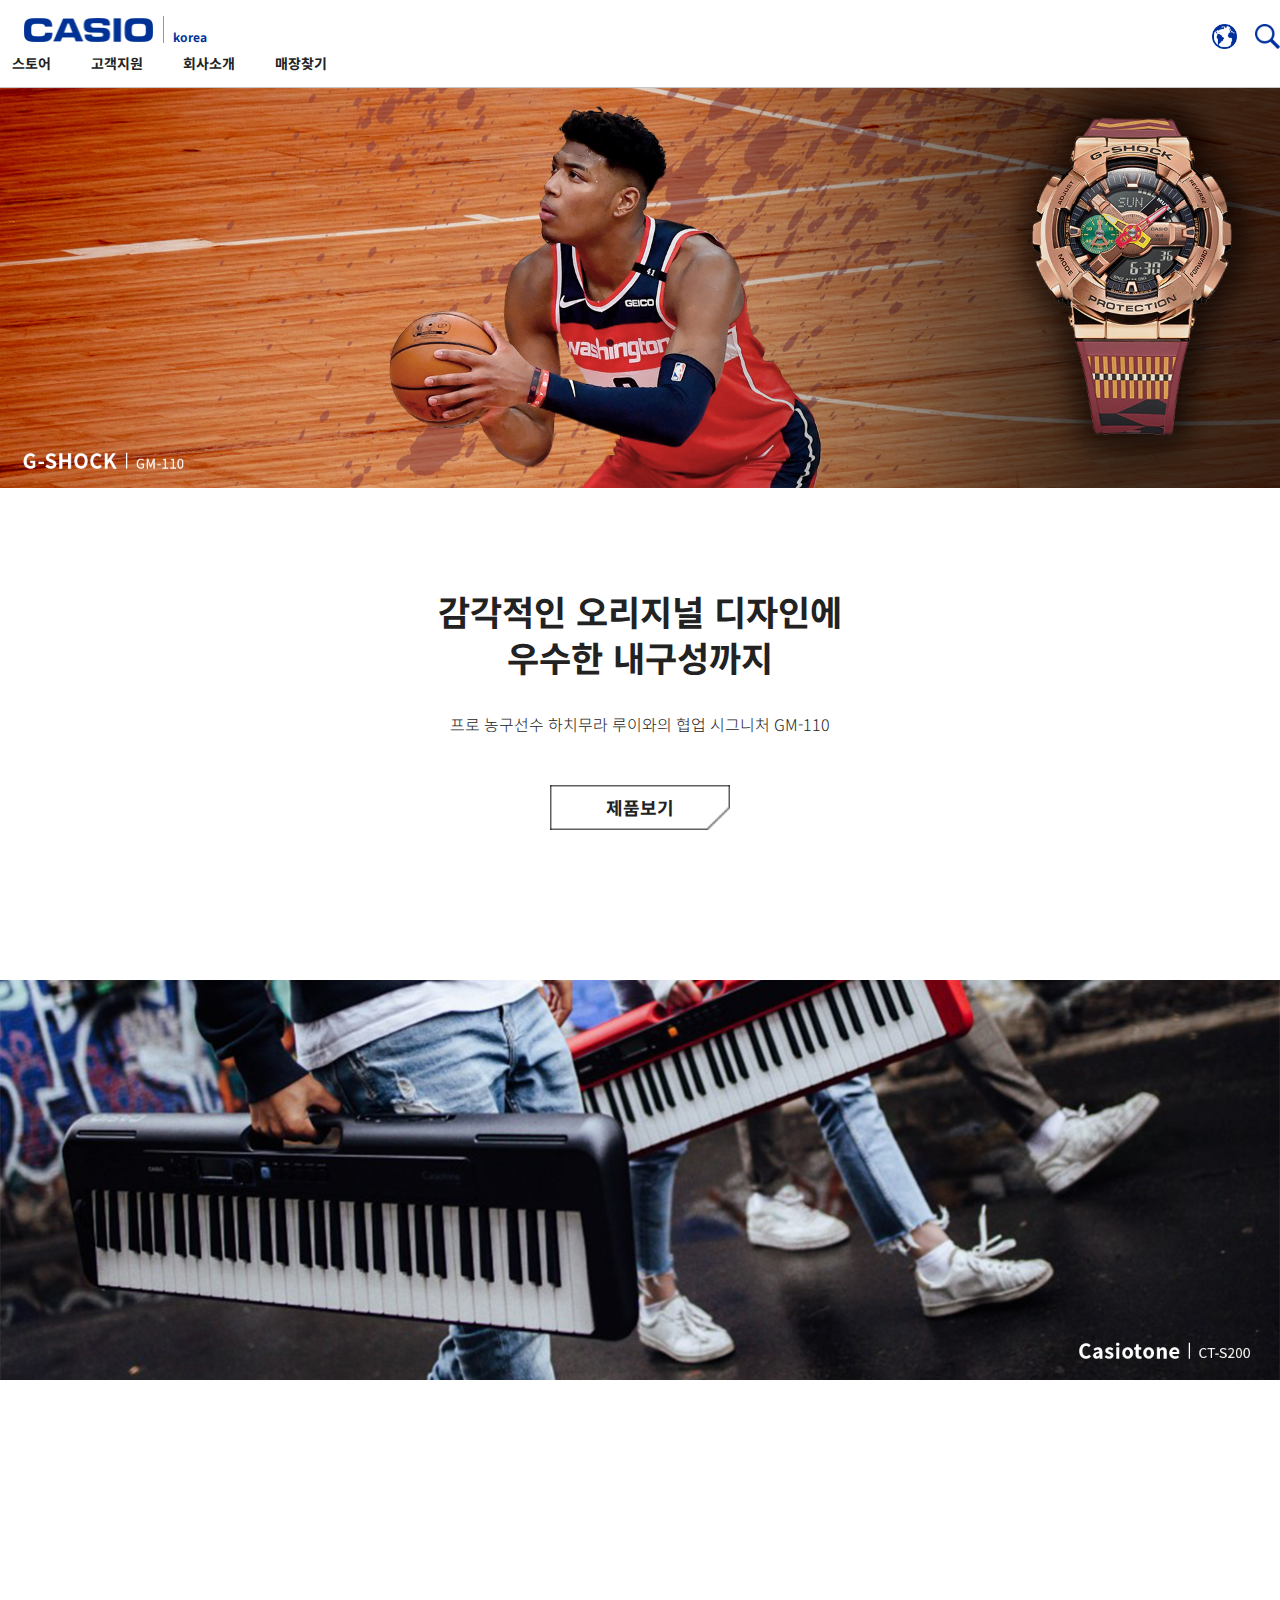
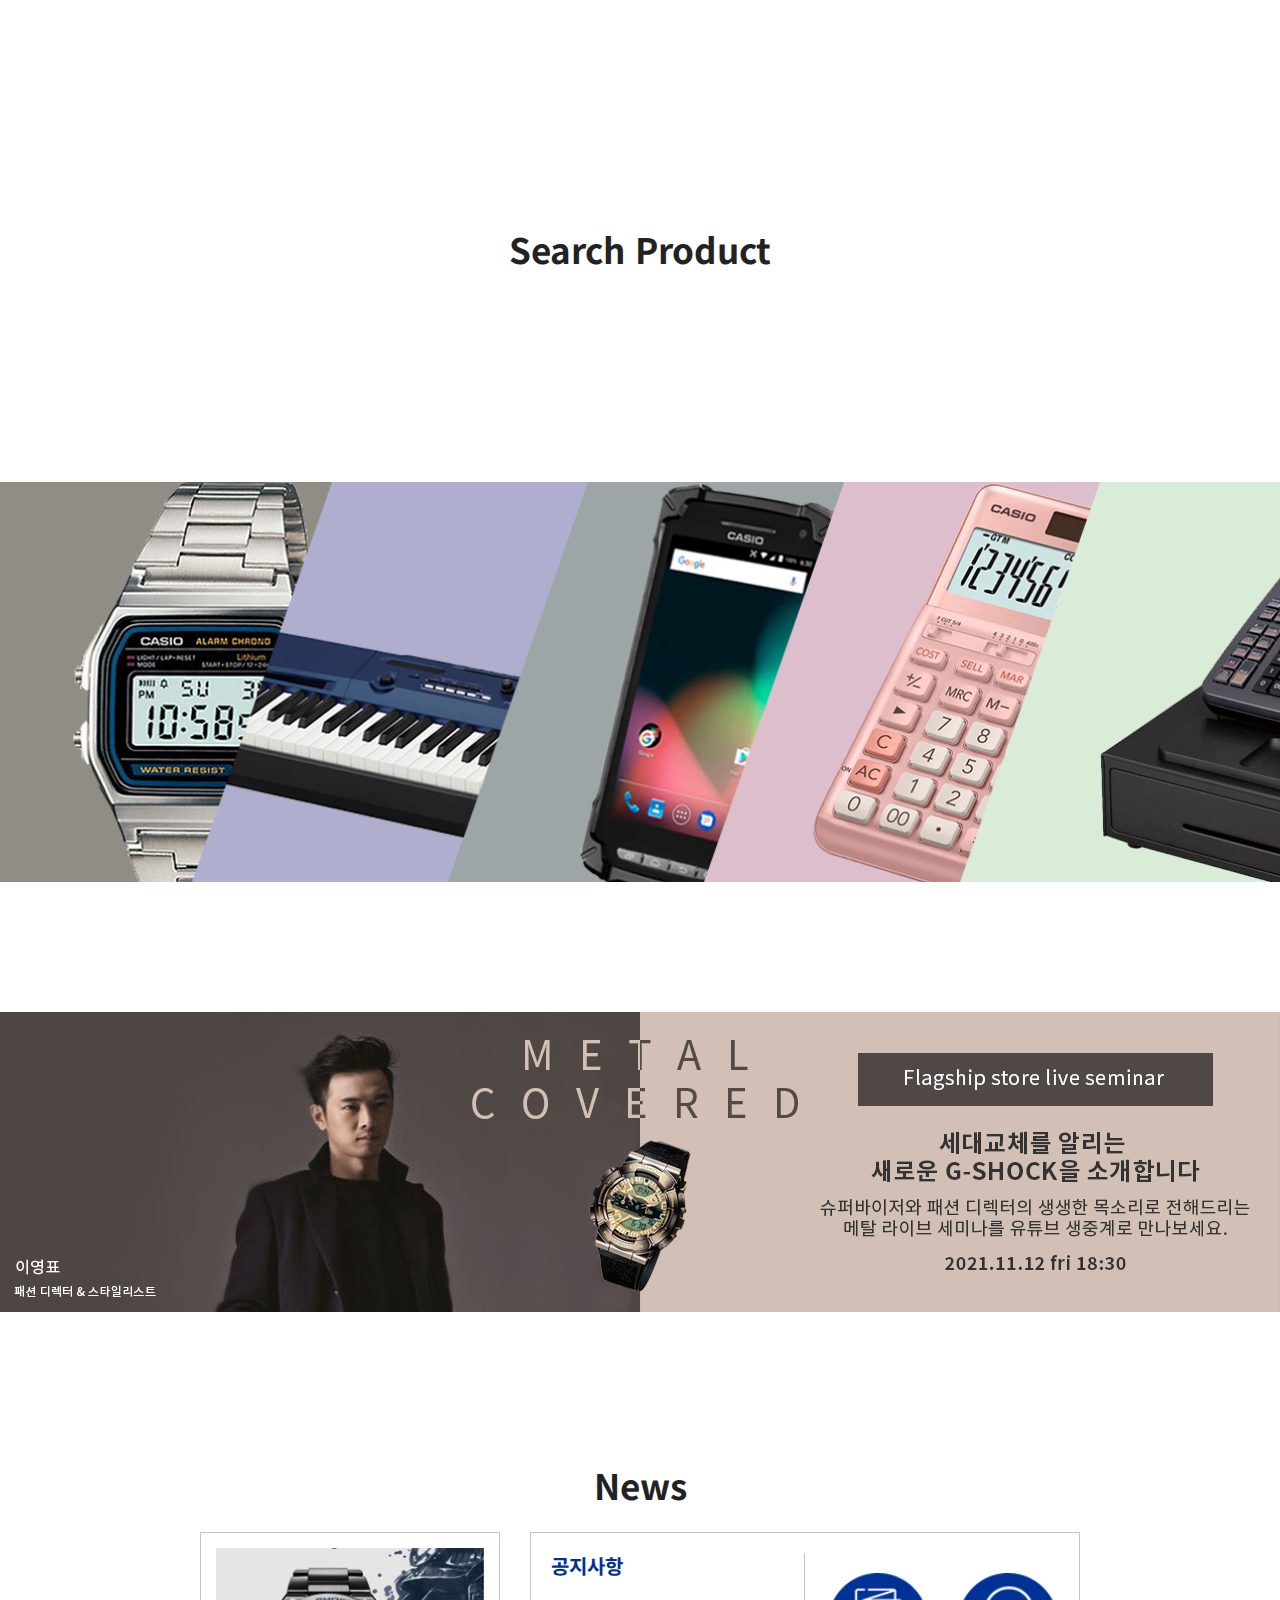
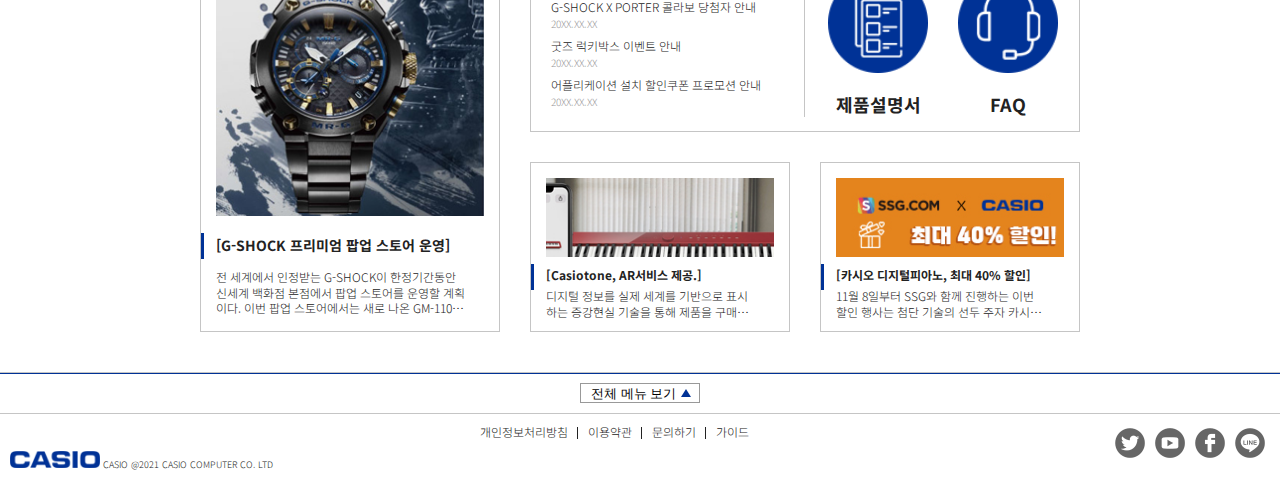
<file: index.html>
<!DOCTYPE html>
<html lang="ko">
<head>
  <meta charset="UTF-8">
  <meta http-equiv="X-UA-Compatible" content="IE=edge">
  <meta name="viewport" content="width=device-width, initial-scale=1.0">
  <title>CASIO Korea</title>
  <link rel="stylesheet" href="css/import.css">
  <script src="js/html5shiv.min.js"></script>
  <script src="js/jquery-1.12.3.js"></script>
  <script src="js/script.js"></script>
  <script src="js/main_script.js"></script>
</head>
<body>
  <div id="wrap">
    <form>
      <header class="clear">
        <div class="inner">
          <h1 class="logo clear">
            <a href="index.html" class="hidden">logo</a>
            <span>korea</span>
          </h1><!--.logo-->
          <div class="h_btn">
            <div class="lang">
              <button type="button" class="btn_lang hidden">언어</button>
              <ul>
                <li><a href="#">korea</a></li>
                <li><a href="#">english</a></li>
                <li><a href="#">portugal</a></li>
                <li><a href="#">spanish</a></li>
                <li><a href="#">japanese</a></li>
                <li><a href="#">chinese</a></li>
              </ul>
            </div><!--.lang-->
            <div class="h_search">
              <button type="button" class="btn_h_search hidden">검색</button>
              <fieldset class="clear">
                <legend>검색</legend>
                <input type="text" placeholder="검색어 입력">
                <button type="button" class="btn_h_search"></button>
              </fieldset>
            </div>
          </div><!--.h_btn-->
          <div class="menu">
            <button type="button" class="btn_menu hidden">메뉴</button>
            <nav>
              <ul>
                <li><a href="sub01.html">스토어</a></li>
                <li><a href="sub02.html">고객지원</a></li>
                <li><a href="#">회사소개</a></li>
                <li><a href="#">매장찾기</a></li>
              </ul>
            </nav>
          </div><!--.menu-->
        </div><!--.inner-->
      </header>
      
      <div id="container">
        <div class="visual01">
          <img src="img/visual01.jpg" alt="시계광고" class="pc_ver">
          <img src="img/visual01_tablet.jpg" alt="시계광고" class="tablet_ver mobile_ver">
          <div class="v_txt_box01 view posi">
            <h2>감각적인 오리지널 디자인에<br> 우수한 내구성까지</h2>
            <p>프로 농구선수 하치무라 루이와의 협업 시그니처 GM-110</p>
            <a href="#" class="detail">제품보기</a>
          </div>
        </div><!--.visual01-->
        <div class="visual02">
          <img src="img/visual02.jpg" alt="피아노광고" class="pc_ver">
          <img src="img/visual02_tablet.jpg" alt="피아노광고" class="tablet_ver mobile_ver">
          <div class="v_txt_box02">
            <h2>생생한 사운드를 언제 어디서나</h2>
            <p>직관적인 인터페이스와 스타일리쉬한 휴대용 디자인 CT-S200</p>
            <a href="#" class="detail">제품보기</a>
          </div>
        </div><!--.visual02-->

        <div class="inner">
          <div class="product">
            <h2>Search Product</h2>
            <fieldset>
              <legend>제품검색</legend>
              <select name="product_range" id="prod_range">
                <option value="시계">제품군</option>
                <option value="시계">시계</option>
                <option value="전자악기">전자악기</option>
                <option value="핸드헬드 단말기">핸드헬드 단말기</option>
                <option value="계산기">계산기</option>
                <option value="금전등록기">금전등록기</option>
              </select>
              <input type="text">
              <button type="button" class="hidden">검색</button>
            </fieldset>
            <div class="prod_move">
              <ul class="mobile_ver">
                <li>
                  <a href="#">
                  <img src="img/p_watch_mobile.jpg" alt="시계" class="mobile_img">
                </a>
                </li>
                <li>
                  <a href="#">
                    <img src="img/p_piano_mobile.jpg" alt="전자악기" class="mobile_img">
                  </a>
                </li>
                <li>
                  <a href="#">
                    <img src="img/p_hand_mobile.jpg" alt="핸드헬드 단말기" class="mobile_img">
                  </a>
                </li>
                <li>
                  <a href="#">
                    <img src="img/p_calc_mobile.jpg" alt="계산기" class="mobile_img">
                  </a>
                </li>
                <li>
                  <a href="#">
                    <img src="img/p_cash_mobile.jpg" alt="금전등록기" class="mobile_img">
                  </a>
                </li>
              </ul>
            </div>
          </div><!--.product-->
  
          <div class="banner pc_ver">
            <a href="#"><img src="img/eventbanner01.jpg" alt="이벤트베너"></a>
          </div><!--.banner-->
  
          <div class="news pc_ver">
            <h2>News</h2>
            <div class="news_box clear">
              <div class="report01">
                <a href="#">
                  <img src="img/report01.jpg" alt="팝업스토어">
                  <h4>
                    [G-SHOCK 프리미엄 팝업 스토어 운영]
                  </h4>
                  <p>
                    전 세계에서 인정받는 G-SHOCK이 한정기간동안 신세계 백화점 본점에서 팝업 스토어를 운영할 계획이다. 이번 팝업 스토어에서는 새로 나온 GM-110 시리즈와 더불어 GMV, MTG 등 각종 인기 시리즈를 할인된 가격으로 만나볼 수 있다. 
                  </p>
                </a>
              </div>
              <div class="box2">
                <div class="box2_1 clear">
                  <div class="notice_box">
                    <h3>공지사항</h3>
                    <ul>
                      <li>
                        <a href="#">
                          <p>G-SHOCK X PORTER 콜라보 당첨자 안내</p>
                          <span>20XX.XX.XX</span>
                        </a>
                      </li>
                      <li>
                        <a href="#">
                          <p>굿즈 럭키박스 이벤트 안내</p>
                          <span>20XX.XX.XX</span>
                        </a>
                      </li>
                      <li><a href="#">
                        <p>어플리케이션 설치 할인쿠폰 프로모션 안내</p>
                        <span>20XX.XX.XX</span>
                      </a>
                      </li>
                    </ul>
                  </div><!--.notice_box1-->
                  <div class="help_box">
                    <a href="#">
                      <img src="img/catalog.png" alt="제품설명서">
                      <p>제품설명서</p>
                    </a>
                    <a href="#">
                      <img src="img/FAQ.png" alt="FAQ">
                      <p>FAQ</p>
                    </a>
                  </div><!--.help_box-->
                </div><!--.box2_1-->
                <div class="box2_2 clear">
                  <div class="report02">
                    <a href="#">
                      <img src="img/report02.jpg" alt="AR서비스">
                      <h4>
                        [Casiotone, AR서비스 제공.]
                      </h4>
                      <p>
                        디지털 정보를 실제 세계를 기반으로 표시하는 증강현실 기술을 통해 제품을 구매하기 전 구매자가 원하는 위치에 배치하는 시뮬레이션을 경험할 수 있다.
                      </p>
                    </a>
                  </div><!--.report02-->
                  <div class="report03">
                    <a href="#">
                      <img src="img/report03.jpg" alt="피아노 할인">
                      <h4>
                        [카시오 디지털피아노, 최대 40% 할인]
                      </h4>
                      <p>
                        11월 8일부터 SSG와 함께 진행하는 이번 할인 행사는 첨단 기술의 선두 주자 카시오사가 2022년을 맞이하여 출시한 CDP 시리즈(CDP-S110, CDP-S160, CDP-S360) 및 블루투스와 무선 미디 사용이 가능한 프리비아 PX 시리즈(PX-S1100, PX-S3100)의 출시를 기념하여 할인 행사를 진행한다.
                      </p>
                    </a>
                  </div><!--.report03-->
                </div><!--.box2_2-->
              </div><!--.box2-->
            </div><!--.news_box-->
          </div><!--.news-->
        </div><!--.inner-->
      </div><!--#container-->

      <footer>
        <div class="all_bar">
          <button type="button" class="opne">전체 메뉴 보기</button>
          <div class="all_menu clear">
            <button type="button" class="close hidden">닫기</button>
            <div class="menu_box01">
              <h4><a href="#">스토어</a></h4>
              <dl>
                <dt><a href="#">시계</a></dt>
                <dd>
                  <ul>
                    <li><a href="#">G-SHOCK</a></li>
                    <li><a href="#">BABY-G</a></li>
                    <li><a href="#">EDIFICE</a></li>
                    <li><a href="#">SHEEN</a></li>
                    <li><a href="#">OCEANUS</a></li>
                    <li><a href="#">CASIO</a></li>
                    <li><a href="#">PRO TREK</a></li>
                  </ul>
                </dd>
                <dt><a href="#">전자악기</a></dt>
                <dd>
                  <ul>
                    <li><a href="#">EDICELVIANOFICE</a></li>
                    <li><a href="#">CASIOTONE</a></li>
                    <li><a href="#">PRIVIA</a></li>
                  </ul>
                </dd>
                <dt><a href="#">계산기</a></dt>
                <dt><a href="#">핸드헬드단말기</a></dt>
                <dt><a href="#">금전등록기</a></dt>
              </dl>
            </div><!--.menu_box01-->
            <div class="menu_box02">
              <h4><a href="#">고객지원</a></h4>
              <dl>
                <dd>
                  <ul>
                    <li><a href="#">FAQ</a></li>
                    <li><a href="#">설명서</a></li>
                    <li><a href="#">다운로드</a></li>
                    <li><a href="#">컴퓨터 OS 호환성</a></li>
                    <li><a href="#">스마트폰 호환성</a></li>
                    <li><a href="#">제품 수리/부품</a></li>
                    <li><a href="#">제품 구매 정보</a></li>
                  </ul>
                </dd>
              </dl>
              <h4><a href="#">회사소개</a></h4>
              <dl>
                <dd>
                  <ul>
                    <li><a href="#">기업정보</a></li>
                    <li><a href="#">투자자 정보</a></li>
                    <li><a href="#">뉴스</a></li>
                  </ul>
                </dd>
              </dl>
              <h4><a href="#">매장찾기</a></h4>
            </div><!--.menu_box02-->
          </div><!--.all_menu-->
        </div><!--.all_bar-->
        <div class="inner">
          <div class="f_info">
            <div class="info clear">
                <ul>
                  <li>
                    <a href="#">개인정보처리방침</a>
                  </li>
                  <li>
                    <a href="#">이용약관</a>
                  </li>
                  <li>
                    <a href="#">문의하기</a>
                  </li>
                  <li>
                    <a href="#">가이드</a>
                  </li>
                </ul>
            </div><!--.info-->
            <div class="sns clear">
              <ul>
                <li><a href="#" class="tiwt hidden">tiwt</a></li>
                <li><a href="#" class="yout hidden">yout</a></li>
                <li><a href="#" class="face hidden">face</a></li>
                <li><a href="#" class="line hidden">line</a></li>
              </ul>
            </div><!--.sns-->
            <div class="f_logo_box">
              <h4 class="f_logo hidden"><a href="#">f_logo</a></h4>
              <span>
                CASIO @2021 CASIO COMPUTER CO. LTD
              </span>
            </div><!--.f_logo_box-->
          </div><!--.f_info-->
        </div><!--.inner-->
      </footer>
    </form>
  </div><!--#wrap-->
</body>
</html>
</file>
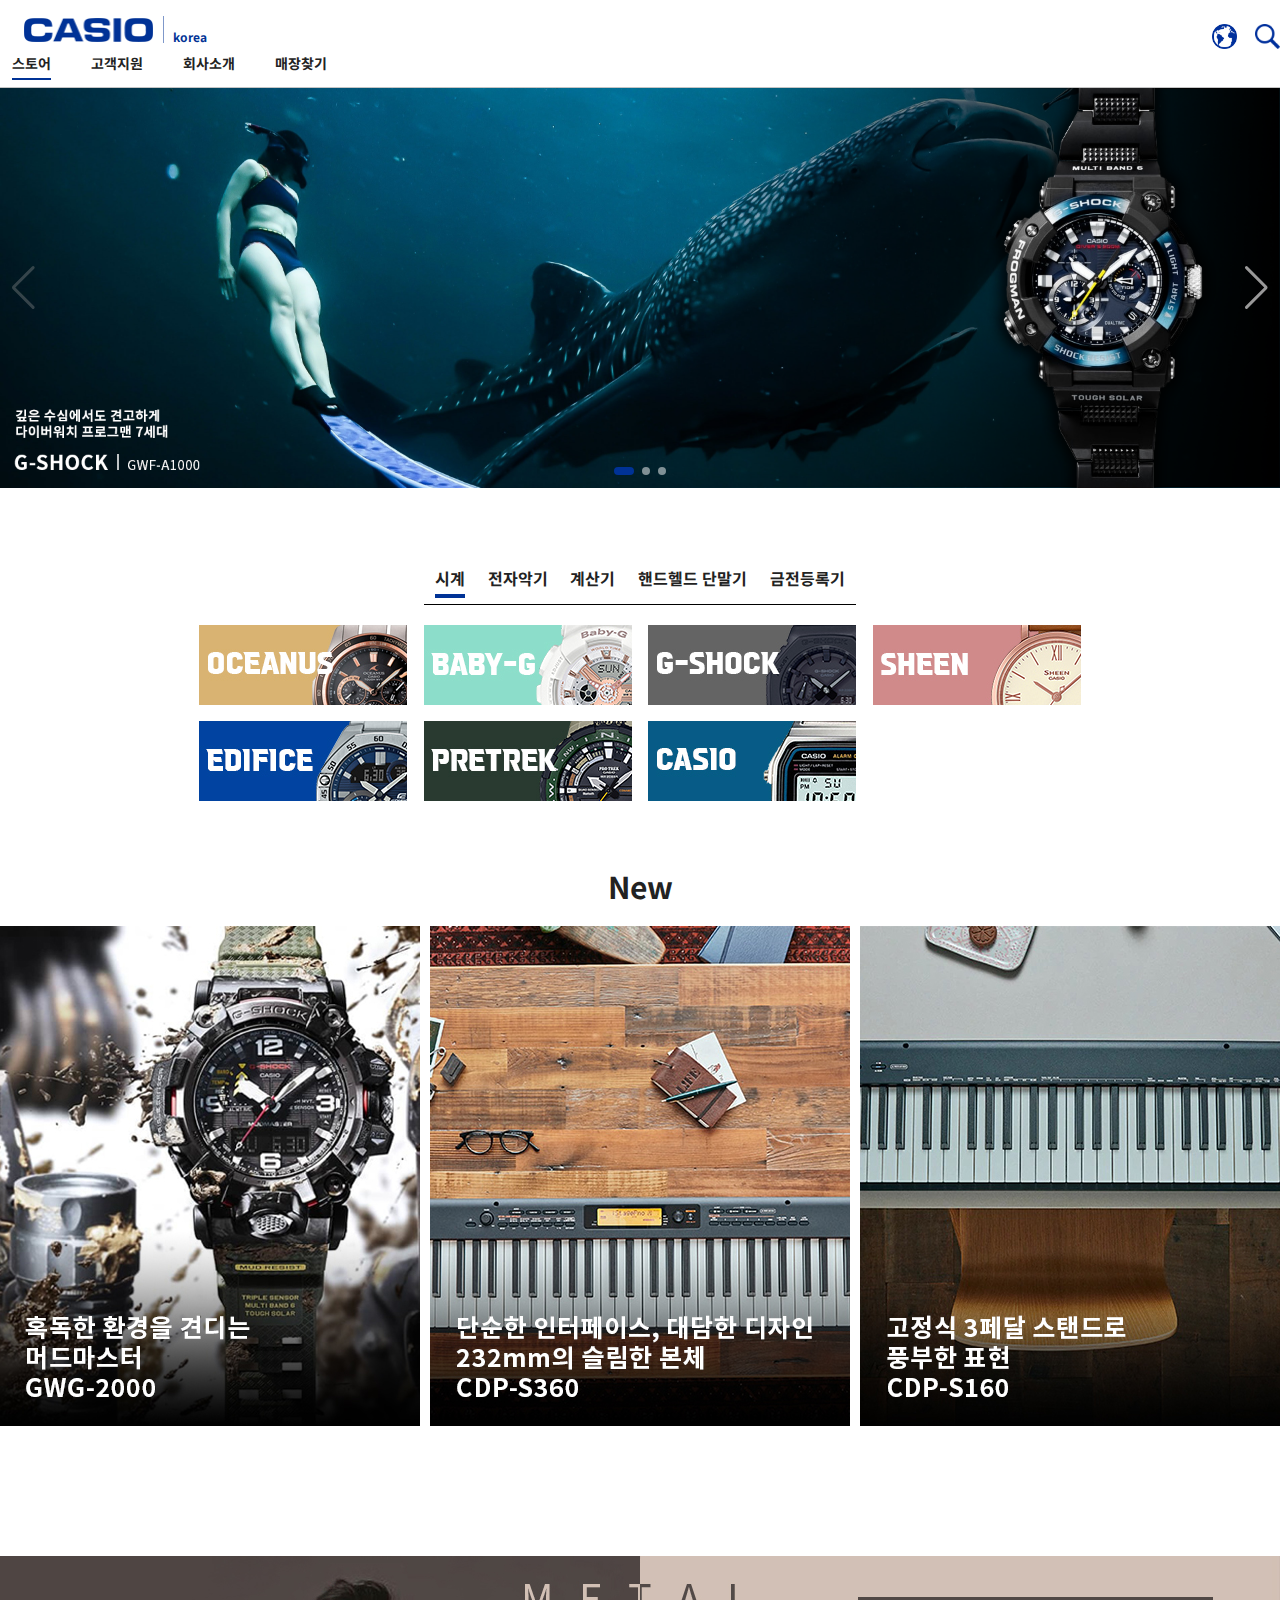
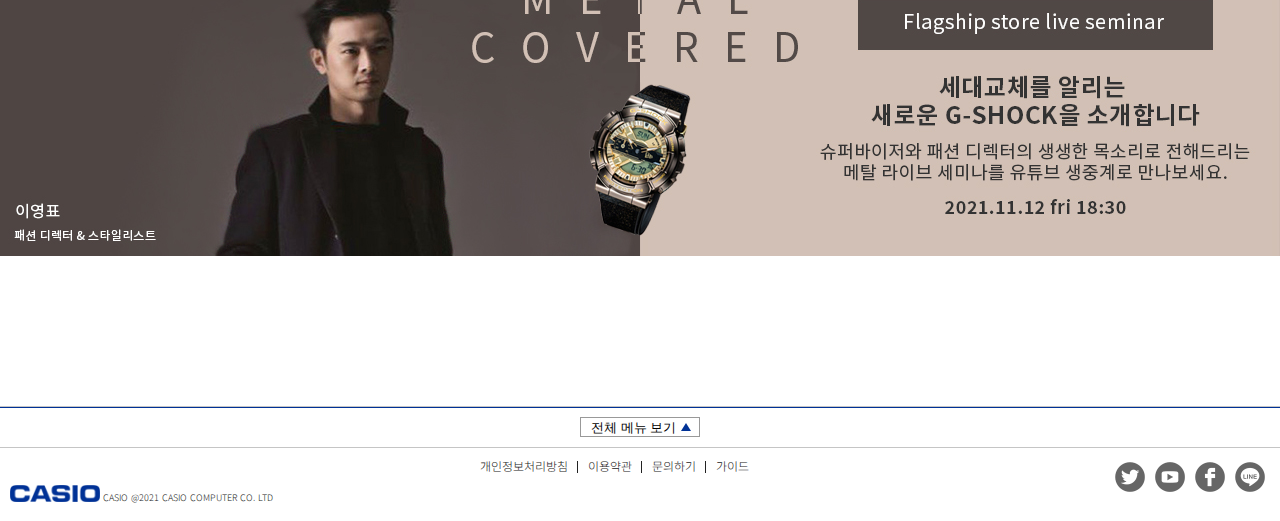
<file: sub01.html>
<!DOCTYPE html>
<html lang="ko">
<head>
  <meta charset="UTF-8">
  <meta http-equiv="X-UA-Compatible" content="IE=edge">
  <meta name="viewport" content="width=device-width, initial-scale=1.0">
  <title>CASIO Korea</title>
  <link rel="stylesheet" href="css/import.css">
  <script src="js/html5shiv.min.js"></script>
  <script src="js/jquery-1.12.3.js"></script>
  <script src="js/swiper-bundle.min.js"></script>
  <script src="js/script.js"></script>
  <script src="js/sub01_script.js"></script>
</head>
<body>
  <div id="wrap">
    <form>
      <header class="clear">
        <div class="inner">
          <h1 class="logo clear">
            <a href="index.html" class="hidden">logo</a>
            <span>korea</span>
          </h1><!--.logo-->
          <div class="h_btn">
            <div class="lang">
              <button type="button" class="btn_lang hidden">언어</button>
              <ul>
                <li><a href="#">korea</a></li>
                <li><a href="#">english</a></li>
                <li><a href="#">portugal</a></li>
                <li><a href="#">spanish</a></li>
                <li><a href="#">japanese</a></li>
                <li><a href="#">chinese</a></li>
              </ul>
            </div><!--.lang-->
            <div class="h_search">
              <button type="button" class="btn_h_search hidden">검색</button>
              <fieldset>
                <legend>검색</legend>
                <input type="text" placeholder="검색어 입력">
                <button type="button" class="btn_h_search"></button>
              </fieldset>
            </div>
          </div><!--.h_btn-->
          <div class="menu">
            <button type="button" class="btn_menu hidden">메뉴</button>
            <nav>
              <ul>
                <li class="on"><a href="sub01.html">스토어</a></li>
                <li><a href="sub02.html">고객지원</a></li>
                <li><a href="#">회사소개</a></li>
                <li><a href="#">매장찾기</a></li>
              </ul>
            </nav>
          </div><!--.menu-->
        </div><!--.inner-->
      </header>

      <div id="sub_container">
          <div class="sub_visual01 swiper mySwiper">
            <div class="swiper-wrapper">
              <div class="swiper-slide">
                <img src="img/sub_visual01.jpg" alt="다이빙 시계광고" class="pc_ver">
                <img src="img/sub_visual01_tab.jpg" alt="다이빙 시계광고" class="tab_ver">
              </div><!--.swiper-slide-->
              <div class="swiper-slide">
                <img src="img/visual01.jpg" alt="콜라보 시계광고" class="pc_ver">
                <img src="img/sub_visual02_tab.png" alt="콜라보 시계광고" class="tab_ver">
              </div><!--.swiper-slide-->
              <div class="swiper-slide">
                <img src="img/visual02.jpg" alt="피아노광고" class="pc_ver">
                <img src="img/sub_visual03_tab.png" alt="피아노광고" class="tab_ver">
              </div><!--.swiper-slide-->
            </div><!--.swiper-wrapper-->

            <div class="v_paging">
              <button type="button" class="prev hidden swiper-button-next">prov</button>
              <button type="button" class="next hidden swiper-button-prev">next</button>
            </div><!--.v_paging-->
            <div class="v_page swiper-pagination">
              <button type="button" class="page01 hidden">page01</button>
              <button type="button" class="page02 hidden">page02</button>
              <button type="button" class="page03 hidden">page03</button>
            </div><!--.v_page -->
          </div><!--.sub_visual01 -->

        <div class="inner">
          <div class="sub_prod">
            <div class="tab_tit">
              <ul>
                <li class="on"><a href="#">시계</a></li>
                <li><a href="#">전자악기</a></li>
                <li><a href="#">계산기</a></li>
                <li><a href="#">핸드헬드 단말기</a></li>
                <li><a href="#">금전등록기</a></li>
              </ul>
            </div><!--.tab_tit-->

            <div class="tab_con">
              <div id="tab_con01" class="on">
                <ul class="clear">
                  <li><a href="#" class="hidden">OCEANUS</a></li>
                  <li><a href="#" class="hidden">BABY-G</a></li>
                  <li><a href="#" class="hidden">G-SHOCK</a></li>
                  <li><a href="#" class="hidden">SHEEN</a></li>
                  <li><a href="#" class="hidden">PROTREK</a></li>
                  <li><a href="#" class="hidden">EDIFICE</a></li>
                  <li><a href="#" class="hidden">CASIO</a></li>
                </ul>
              </div><!--#tab_con01-->
              <div id="tab_con02">
                <ul class="clear">
                  <li><a href="#" class="hidden">CELVIANO</a></li>
                  <li><a href="#" class="hidden">CASIOTONE</a></li>
                  <li><a href="#" class="hidden">PRIVIA</a></li>
                </ul>
              </div><!--#tab_con02-->
              <div id="tab_con03">
                <ul class="clear">
                  <li><a href="#" class="hidden">OCEANUS</a></li>
                </ul>
              </div><!--#tab_con03-->
              <div id="tab_con04">
                <ul class="clear">
                  <li><a href="#" class="hidden">OCEANUS</a></li>
                </ul>
              </div><!--#tab_con04-->
              <div id="tab_con05">
                <ul class="clear">
                  <li><a href="#" class="hidden">OCEANUS</a></li>
                </ul>
              </div><!--#tab_con05-->
            </div><!--.tab_con-->
          </div><!--.sub_prod-->

          <div class="sub_new">
            <h2>New</h2>
            <ul class="clear">
              <li class="pc_ver"><a href="#"><img src="img/new_post01.jpg" alt="신제품01"></a></li>
              <li class="tab_ver"><a href="#"><img src="img/new_post_tab01.jpg" alt="신제품01"></a></li>
              <li class="mob_ver"><a href="#"><img src="img/new_post_mob01.jpg" alt="신제품01"></a></li>
              <li class="pc_ver"><a href="#"><img src="img/new_post02.jpg" alt="신제품02"></a></li>
              <li class="tab_ver"><a href="#"><img src="img/new_post_tab02.jpg" alt="신제품02"></a></li>
              <li class="mob_ver"><a href="#"><img src="img/new_post_mob02.jpg" alt="신제품02"></a></li>
              <li class="pc_ver"><a href="#"><img src="img/new_post03.jpg" alt="신제품03"></a></li>
              <li class="tab_ver"><a href="#"><img src="img/new_post_tab03.jpg" alt="신제품03"></a></li>
              <li class="mob_ver"><a href="#"><img src="img/new_post_mob03.jpg" alt="신제품03"></a></li>
            </ul>
          </div><!--.sub_new-->


          <div class="banner pc_ver">
            <a href="#"><img src="img/eventbanner01.jpg" alt="이벤트베너"></a>
          </div><!--.banner-->

        </div><!--inner-->



      </div><!--.sub_container-->

      <footer>
        <div class="all_bar">
          <button type="button" class="opne">전체 메뉴 보기</button>
          <div class="all_menu clear">
            <button type="button" class="close hidden">닫기</button>
            <div class="menu_box01">
              <h4><a href="#">스토어</a></h4>
              <dl>
                <dt><a href="#">시계</a></dt>
                <dd>
                  <ul>
                    <li><a href="#">G-SHOCK</a></li>
                    <li><a href="#">BABY-G</a></li>
                    <li><a href="#">EDIFICE</a></li>
                    <li><a href="#">SHEEN</a></li>
                    <li><a href="#">OCEANUS</a></li>
                    <li><a href="#">CASIO</a></li>
                    <li><a href="#">PRO TREK</a></li>
                  </ul>
                </dd>
                <dt><a href="#">전자악기</a></dt>
                <dd>
                  <ul>
                    <li><a href="#">EDICELVIANOFICE</a></li>
                    <li><a href="#">CASIOTONE</a></li>
                    <li><a href="#">PRIVIA</a></li>
                  </ul>
                </dd>
                <dt><a href="#">계산기</a></dt>
                <dt><a href="#">핸드헬드단말기</a></dt>
                <dt><a href="#">금전등록기</a></dt>
              </dl>
            </div><!--.menu_box01-->
            <div class="menu_box02">
              <h4><a href="#">고객지원</a></h4>
              <dl>
                <dd>
                  <ul>
                    <li><a href="#">FAQ</a></li>
                    <li><a href="#">설명서</a></li>
                    <li><a href="#">다운로드</a></li>
                    <li><a href="#">컴퓨터 OS 호환성</a></li>
                    <li><a href="#">스마트폰 호환성</a></li>
                    <li><a href="#">제품 수리/부품</a></li>
                    <li><a href="#">제품 구매 정보</a></li>
                  </ul>
                </dd>
              </dl>
              <h4><a href="#">회사소개</a></h4>
              <dl>
                <dd>
                  <ul>
                    <li><a href="#">기업정보</a></li>
                    <li><a href="#">투자자 정보</a></li>
                    <li><a href="#">뉴스</a></li>
                  </ul>
                </dd>
              </dl>
              <h4><a href="#">매장찾기</a></h4>
            </div><!--.menu_box02-->
          </div><!--.all_menu-->
        </div><!--.all_bar-->

        <div class="inner">
          <div class="f_info">
            <div class="info clear">
                <ul>
                  <li>
                    <a href="#">개인정보처리방침</a>
                  </li>
                  <li>
                    <a href="#">이용약관</a>
                  </li>
                  <li>
                    <a href="#">문의하기</a>
                  </li>
                  <li>
                    <a href="#">가이드</a>
                  </li>
                </ul>
            </div><!--.info-->
            <div class="sns clear">
              <ul>
                <li><a href="#" class="tiwt hidden">tiwt</a></li>
                <li><a href="#" class="yout hidden">yout</a></li>
                <li><a href="#" class="face hidden">face</a></li>
                <li><a href="#" class="line hidden">line</a></li>
              </ul>
            </div><!--.sns-->
            <div class="f_logo_box">
              <h4 class="f_logo hidden"><a href="#">f_logo</a></h4>
              <span>
                CASIO @2021 CASIO COMPUTER CO. LTD
              </span>
            </div><!--.f_logo_box-->
          </div><!--.f_info-->
        </div><!--.inner-->
      </footer>
    </form>
  </div><!--#wrap-->
</body>
</html>
</file>
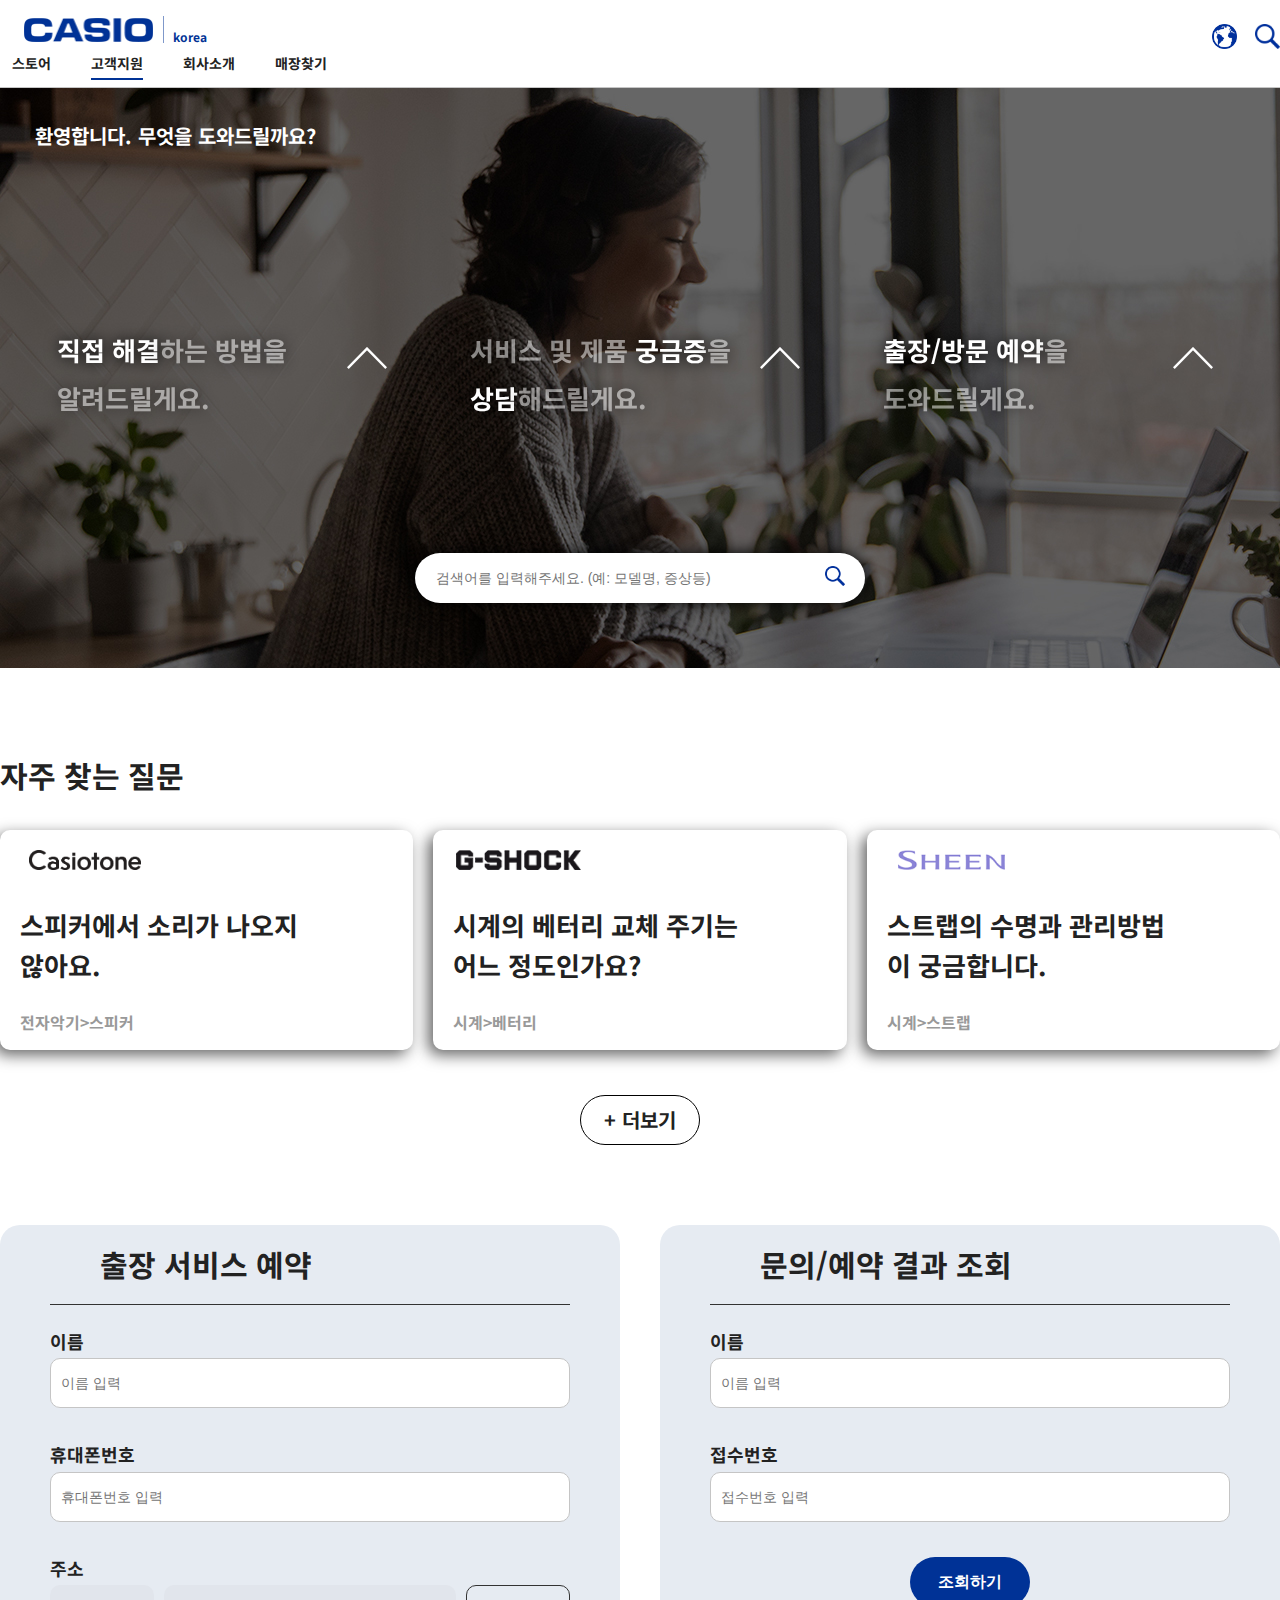
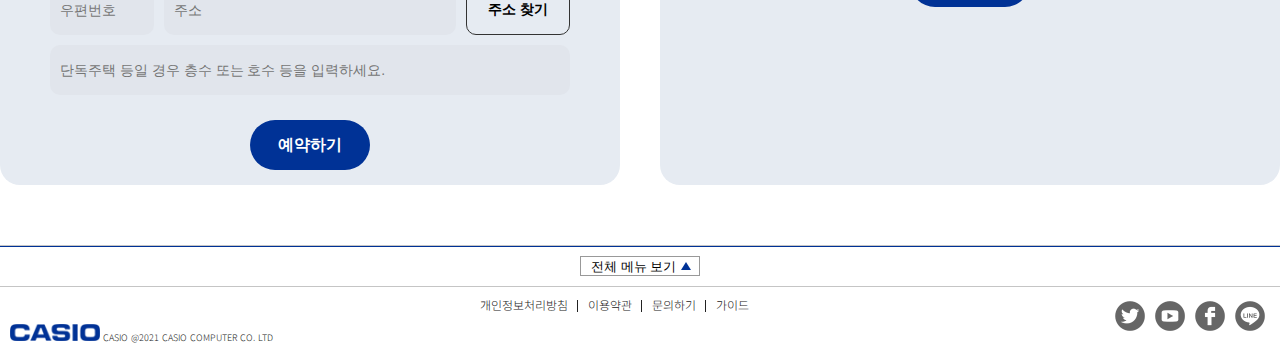
<file: sub02.html>
<!DOCTYPE html>
<html lang="ko">
<head>
  <meta charset="UTF-8">
  <meta http-equiv="X-UA-Compatible" content="IE=edge">
  <meta name="viewport" content="width=device-width, initial-scale=1.0">
  <title>CASIO Korea</title>
  <link rel="stylesheet" href="css/import.css">
  <script src="js/html5shiv.min.js"></script>
  <script src="js/jquery-1.12.3.js"></script>
  <script src="js/swiper-bundle.min.js"></script>
  <script src="js/script.js"></script>
  <script src="js/sub02_script.js"></script>
  <script src="js/swiper-bundle.min.js.map"></script>
</head>
<body>
  <div id="wrap">
    <form>
      <header class="clear">
        <div class="inner">
          <h1 class="logo clear">
            <a href="index.html" class="hidden">logo</a>
            <span>korea</span>
          </h1><!--.logo-->
          <div class="h_btn">
            <div class="lang">
              <button type="button" class="btn_lang hidden">언어</button>
              <ul>
                <li><a href="#">korea</a></li>
                <li><a href="#">english</a></li>
                <li><a href="#">portugal</a></li>
                <li><a href="#">spanish</a></li>
                <li><a href="#">japanese</a></li>
                <li><a href="#">chinese</a></li>
              </ul>
            </div><!--.lang-->
            <div class="h_search">
              <button type="button" class="btn_h_search hidden">검색</button>
              <fieldset>
                <legend>검색</legend>
                <input type="text" placeholder="검색어 입력">
                <button type="button" class="btn_h_search"></button>
              </fieldset>
            </div>
          </div><!--.h_btn-->
          <div class="menu">
            <button type="button" class="btn_menu hidden">메뉴</button>
            <nav>
              <ul>
                <li><a href="sub01.html">스토어</a></li>
                <li class="on"><a href="sub02.html">고객지원</a></li>
                <li><a href="#">회사소개</a></li>
                <li><a href="#">매장찾기</a></li>
              </ul>
            </nav>
          </div><!--.menu-->
        </div><!--.inner-->
      </header>

      <div id="sub02_container">
        <div class="sub02_visual">
          <h2>환영합니다. 무엇을 도와드릴까요?</h2>


          <div class="helf">
            <!-- Swiper -->
            <div class="swiper mySwiper">
              <div class="swiper-wrapper">
                <div class="swiper-slide">
                  <div class="helf01 helfBtn">
                    <h4>직접 해결<span>하는 방법을<br>알려드릴게요.</span></h4>
                    <button type="button" class="hidden">open</button>
                    <ul>
                      <li><a href="#">제품 문제 해결</a></li>
                      <li><a href="#">동영상 가이드</a></li>
                      <li><a href="#">드라이버/SW</a></li>
                      <li><a href="#">사용설명서</a></li>
                    </ul>
                  </div><!--.helf01-->
                </div>
                <div class="swiper-slide">
                  <div class="helf02 helfBtn">
                    <h4><span>서비스 및 제품 </span>궁금증<span>을</span> <br>상담<span>해드릴게요.</span></h4>
                    <button type="button" class="hidden">open</button>
                    <ul>
                      <li><a href="#">챗봇 상담</a></li>
                      <li><a href="#">전화 상담 예약</a></li>
                      <li><a href="#">이메일 문의</a></li>
                      <li><a href="#">영상 상담 예약</a></li>
                      <li><a href="#">원격 상담 예약</a></li>
                    </ul>
                  </div><!--.helf02-->
                </div>
                <div class="swiper-slide">
                  <div class="helf03 helfBtn">
                    <h4>출장/방문 예약<span>을 <br>도와드릴게요.</span></h4>
                    <button type="button" class="hidden">open</button>
                    <ul>
                      <li><a href="#">출장 서비스 예약</a></li>
                      <li><a href="#">센터 방문 예약</a></li>
                    </ul>
                  </div><!--.helf03-->
                </div>
              </div>
              <div class="swiper-pagination"></div>
            </div>
          </div>



          <!-- <div class="paging clear">
            <ul>
              <li><a href="#" class="hidden">page01</a></li>
              <li><a href="#" class="hidden">page02</a></li>
              <li><a href="#" class="hidden">page03</a></li>
            </ul>
          </div> -->
          <!--.paging-->

          <div class="search">
            <fieldset class="clear">
              <legend>검색</legend>
              <input type="text" placeholder="검색어를 입력해주세요. (예: 모델명, 증상등)">
              <button type="button" class="hidden">검색버튼</button>
            </fieldset>
          </div>
        </div><!--.sub02_visual-->

        <div class="sub02_often">
          <div class="inner">
            <h2>자주 찾는 질문</h2>
            <div class="question clear">
              <ul>
                <li class="question01">
                  <a href="#">
                    <span>logo</span>
                    <h4>스피커에서 소리가 나오지 않아요.</h4>
                    <p>전자악기>스피커</p>
                  </a>
                </li>
                <li class="question02">
                  <a href="#">
                    <span>logo</span>
                    <h4>시계의 베터리 교체 주기는 어느 정도인가요?</h4>
                    <p>시계>베터리</p>
                  </a>
                </li>
                <li class="question03">
                  <a href="#">
                    <span>logo</span>
                    <h4>스트랩의 수명과 관리방법이 궁금합니다.</h4>
                    <p>시계>스트랩</p>
                  </a>
                </li>
              </ul>
            </div><!--.question-->
            <a href="#" class="more">+ 더보기</a>
          </div><!--.inner-->
        </div><!--.often-->

        <div class="sub02_reservation clear">
          <div class="inner">
            <div class="reservation">
              <h3>출장 서비스 예약</h3>
              <fieldset>
                <legend>이름</legend>
                <label for="reser_name">이름</label>
                <input type="text" id="reser_name" placeholder="이름 입력">
              </fieldset>
              <fieldset>
                <legend>휴대폰번호</legend>
                <label for="reser_name">휴대폰번호</label>
                <input type="text" id="reser_num" placeholder="휴대폰번호 입력">
              </fieldset>
              <fieldset class="clear">
                <legend>주소</legend>
                <label for="reser_name">주소</label>
                <input type="text" id="reser_adr1" placeholder="우편번호">
                <input type="text" id="reser_adr2" placeholder="주소">
                <button type="button" class="adr_find">주소 찾기</button>
                <input type="text" id="reser_adr3" placeholder="단독주택 등일 경우 층수 또는 호수 등을 입력하세요.">
              </fieldset>
              <button type="button" class="reser_btn">예약하기</button>
            </div><!--.reservation-->
            <div class="check">
              <h3>문의/예약 결과 조회</h3>
              <fieldset>
                <legend>이름</legend>
                <label for="check_name">이름</label>
                <input type="text" id="check_name" placeholder="이름 입력">
              </fieldset>
              <fieldset>
                <legend>접수번호</legend>
                <label for="reser_name">접수번호</label>
                <input type="text" id="check_num" placeholder="접수번호 입력">
              </fieldset>
              <button type="button" class="check_bth">조회하기</button>
  
            </div><!--.reser_check-->
          </div><!--.inner-->
        </div><!--.sub02_reservation-->
        
      </div><!--#sub02_container-->
      

      <footer>
        <div class="all_bar">
          <button type="button" class="opne">전체 메뉴 보기</button>
          <div class="all_menu clear">
            <button type="button" class="close hidden">닫기</button>
            <div class="menu_box01">
              <h4><a href="#">스토어</a></h4>
              <dl>
                <dt><a href="#">시계</a></dt>
                <dd>
                  <ul>
                    <li><a href="#">G-SHOCK</a></li>
                    <li><a href="#">BABY-G</a></li>
                    <li><a href="#">EDIFICE</a></li>
                    <li><a href="#">SHEEN</a></li>
                    <li><a href="#">OCEANUS</a></li>
                    <li><a href="#">CASIO</a></li>
                    <li><a href="#">PRO TREK</a></li>
                  </ul>
                </dd>
                <dt><a href="#">전자악기</a></dt>
                <dd>
                  <ul>
                    <li><a href="#">EDICELVIANOFICE</a></li>
                    <li><a href="#">CASIOTONE</a></li>
                    <li><a href="#">PRIVIA</a></li>
                  </ul>
                </dd>
                <dt><a href="#">계산기</a></dt>
                <dt><a href="#">핸드헬드단말기</a></dt>
                <dt><a href="#">금전등록기</a></dt>
              </dl>
            </div><!--.menu_box01-->
            <div class="menu_box02">
              <h4><a href="#">고객지원</a></h4>
              <dl>
                <dd>
                  <ul>
                    <li><a href="#">FAQ</a></li>
                    <li><a href="#">설명서</a></li>
                    <li><a href="#">다운로드</a></li>
                    <li><a href="#">컴퓨터 OS 호환성</a></li>
                    <li><a href="#">스마트폰 호환성</a></li>
                    <li><a href="#">제품 수리/부품</a></li>
                    <li><a href="#">제품 구매 정보</a></li>
                  </ul>
                </dd>
              </dl>
              <h4><a href="#">회사소개</a></h4>
              <dl>
                <dd>
                  <ul>
                    <li><a href="#">기업정보</a></li>
                    <li><a href="#">투자자 정보</a></li>
                    <li><a href="#">뉴스</a></li>
                  </ul>
                </dd>
              </dl>
              <h4><a href="#">매장찾기</a></h4>
            </div><!--.menu_box02-->
          </div><!--.all_menu-->
        </div><!--.all_bar-->

        <div class="inner">
          <div class="f_info">
            <div class="info clear">
                <ul>
                  <li>
                    <a href="#">개인정보처리방침</a>
                  </li>
                  <li>
                    <a href="#">이용약관</a>
                  </li>
                  <li>
                    <a href="#">문의하기</a>
                  </li>
                  <li>
                    <a href="#">가이드</a>
                  </li>
                </ul>
            </div><!--.info-->
            <div class="sns clear">
              <ul>
                <li><a href="#" class="tiwt hidden">tiwt</a></li>
                <li><a href="#" class="yout hidden">yout</a></li>
                <li><a href="#" class="face hidden">face</a></li>
                <li><a href="#" class="line hidden">line</a></li>
              </ul>
            </div><!--.sns-->
            <div class="f_logo_box">
              <h4 class="f_logo hidden"><a href="#">f_logo</a></h4>
              <span>
                CASIO @2021 CASIO COMPUTER CO. LTD
              </span>
            </div><!--.f_logo_box-->
          </div><!--.f_info-->
        </div><!--.inner-->
      </footer>
    </form>
  </div><!--#wrap-->
</body>
</html>
</file>
<file: css/import.css>
@charset "utf-8";


@import url(reset.css);
@import url(common.css);
@import url(swiper-bundle.min.css);
@import url(main.css);
@import url(sub.css);
@import url(sub02.css);
</file>
